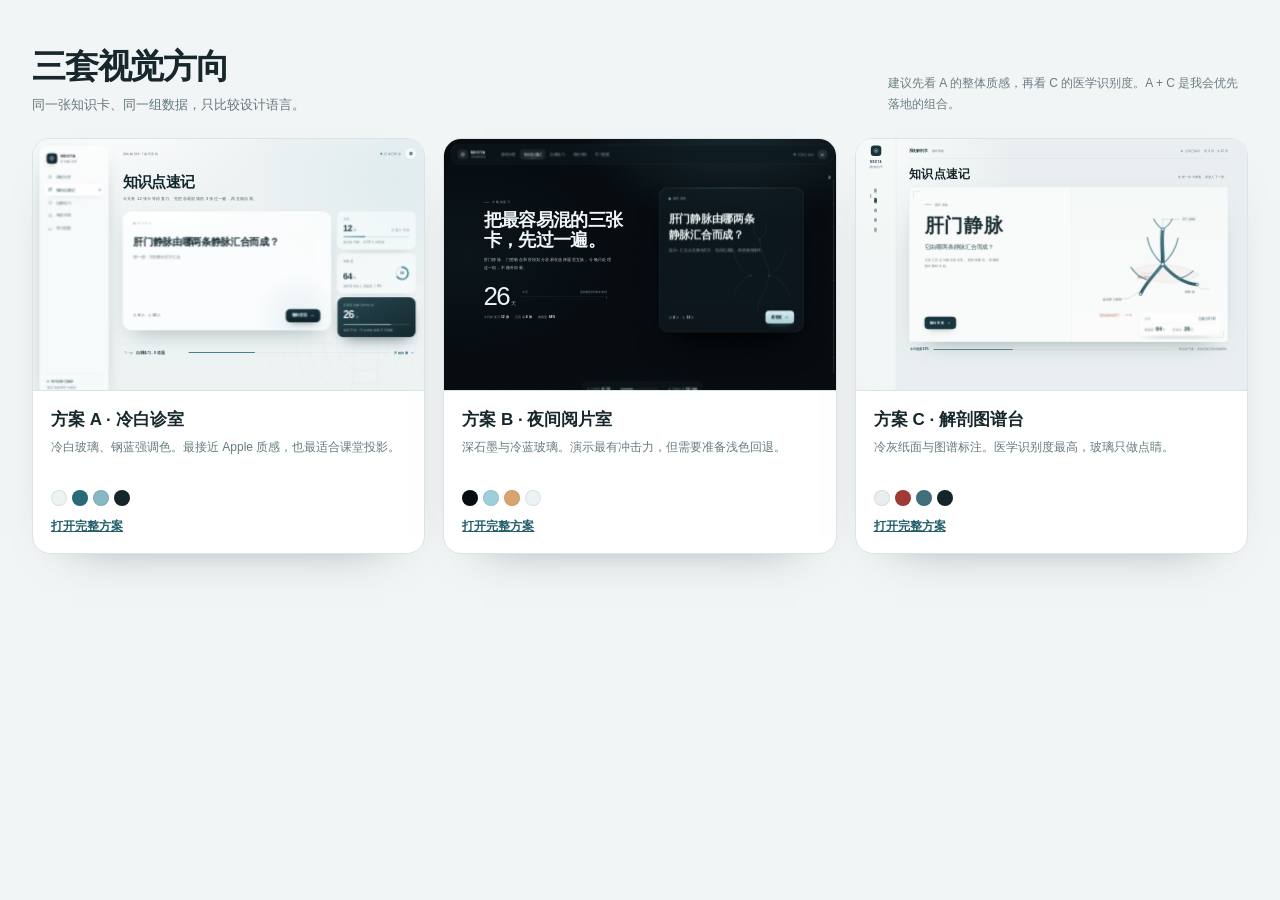
<file: docs/design/proposals/index.html>
<!doctype html>
<html lang="zh-CN">
<head>
  <meta charset="utf-8">
  <meta name="viewport" content="width=device-width,initial-scale=1">
  <title>MedTA 视觉方向对比</title>
  <style>
    *{box-sizing:border-box}
    body{margin:0;background:#f2f5f5;color:#17272b;font-family:-apple-system,BlinkMacSystemFont,"SF Pro Text","PingFang SC","Noto Sans SC","Microsoft YaHei",sans-serif}
    header{max-width:1320px;margin:0 auto;padding:44px 32px 24px;display:flex;align-items:flex-end;justify-content:space-between;gap:24px}
    h1{margin:0;font-size:34px;font-weight:650;letter-spacing:-.035em}
    header p{margin:6px 0 0;color:#62767c;font-size:13px}
    .note{max-width:30em;font-size:12px;line-height:1.7;color:#6a7d82}
    .grid{max-width:1320px;margin:0 auto;padding:0 32px 50px;display:grid;grid-template-columns:repeat(3,minmax(0,1fr));gap:18px}
    .item{background:#fff;border:1px solid #dbe4e5;border-radius:18px;overflow:hidden;box-shadow:0 22px 50px -40px rgba(25,54,60,.6)}
    .thumb{position:relative;height:252px;overflow:hidden;background:#e8eeee;border-bottom:1px solid #dbe4e5}
    iframe{position:absolute;left:0;top:0;width:1440px;height:960px;border:0;transform:scale(.275);transform-origin:0 0;pointer-events:none}
    .meta{padding:17px 18px 18px}
    .meta h2{margin:0;font-size:17px;font-weight:650}
    .meta p{margin:7px 0 0;font-size:12px;line-height:1.65;color:#667a7f;min-height:40px}
    .meta a{display:inline-block;margin-top:12px;font-size:12px;font-weight:600;color:#235d6a}
    .swatches{display:flex;gap:5px;margin-top:12px}
    .swatches i{width:16px;height:16px;border-radius:50%;border:1px solid rgba(0,0,0,.08)}
    @media (max-width:980px){.grid{grid-template-columns:1fr}.thumb{height:220px}iframe{transform:scale(.24)}}
  </style>
</head>
<body>
  <header>
    <div>
      <h1>三套视觉方向</h1>
      <p>同一张知识卡、同一组数据，只比较设计语言。</p>
    </div>
    <div class="note">建议先看 A 的整体质感，再看 C 的医学识别度。A + C 是我会优先落地的组合。</div>
  </header>
  <main class="grid">
    <article class="item">
      <div class="thumb"><iframe src="scheme-a-clinic.html" title="方案 A 预览"></iframe></div>
      <div class="meta">
        <h2>方案 A · 冷白诊室</h2>
        <p>冷白玻璃、钢蓝强调色。最接近 Apple 质感，也最适合课堂投影。</p>
        <div class="swatches"><i style="background:#edf2f3"></i><i style="background:#286a78"></i><i style="background:#86b9c3"></i><i style="background:#14262c"></i></div>
        <a href="scheme-a-clinic.html">打开完整方案</a>
      </div>
    </article>
    <article class="item">
      <div class="thumb"><iframe src="scheme-b-night.html" title="方案 B 预览"></iframe></div>
      <div class="meta">
        <h2>方案 B · 夜间阅片室</h2>
        <p>深石墨与冷蓝玻璃。演示最有冲击力，但需要准备浅色回退。</p>
        <div class="swatches"><i style="background:#070c10"></i><i style="background:#9ecfdb"></i><i style="background:#d8a46d"></i><i style="background:#ecf3f5"></i></div>
        <a href="scheme-b-night.html">打开完整方案</a>
      </div>
    </article>
    <article class="item">
      <div class="thumb"><iframe src="scheme-c-atlas.html" title="方案 C 预览"></iframe></div>
      <div class="meta">
        <h2>方案 C · 解剖图谱台</h2>
        <p>冷灰纸面与图谱标注。医学识别度最高，玻璃只做点睛。</p>
        <div class="swatches"><i style="background:#e9eff0"></i><i style="background:#9f3b34"></i><i style="background:#3f707c"></i><i style="background:#162528"></i></div>
        <a href="scheme-c-atlas.html">打开完整方案</a>
      </div>
    </article>
  </main>
</body>
</html>
</file>
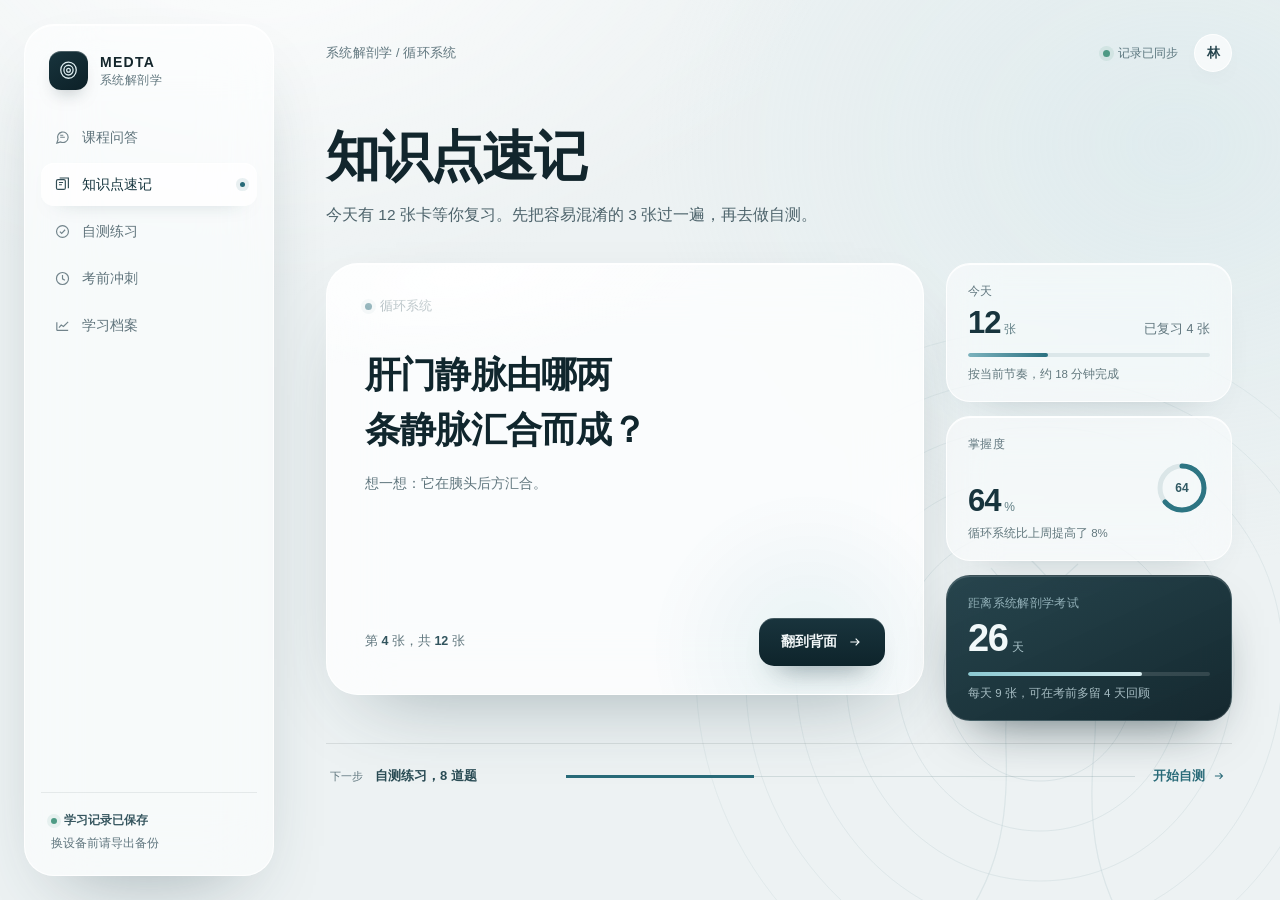
<file: docs/design/proposals/scheme-a-clinic.html>
<!doctype html>
<html lang="zh-CN">
<head>
  <meta charset="utf-8">
  <meta name="viewport" content="width=device-width,initial-scale=1">
  <title>方案 A · 冷白诊室</title>
  <link rel="stylesheet" href="base.css">
  <link rel="stylesheet" href="scheme-a.css">
</head>
<body class="scheme-a">
  <svg class="a-contours" viewBox="0 0 980 980" aria-hidden="true">
    <g fill="none" stroke="#668e97" stroke-width="1">
      <path d="M490 110c210 0 350 155 344 343-6 190-150 354-344 354S146 643 146 453 280 110 490 110Z" opacity=".18"/>
      <path d="M490 158c178 0 300 133 294 295-5 166-128 307-294 307S192 618 196 453s116-295 294-295Z" opacity=".2"/>
      <path d="M490 207c148 0 249 111 243 246-5 140-106 258-244 258S246 594 246 453s96-246 244-246Z" opacity=".22"/>
      <path d="M490 256c118 0 198 89 194 197-4 114-85 208-194 208S295 568 296 453s76-197 194-197Z" opacity=".24"/>
      <path d="M490 306c89 0 148 68 145 148-4 86-64 157-145 157s-141-71-144-157c-3-80 55-148 144-148Z" opacity=".26"/>
      <path d="M490 357c58 0 98 46 96 99-3 58-42 105-96 105s-94-47-96-105c-2-53 37-99 96-99Z" opacity=".28"/>
    </g>
    <g fill="none" stroke="#477a86" stroke-width="1.2" opacity=".22">
      <path d="M384 738c64-69 75-132 72-209s18-139 72-185"/>
      <path d="M598 741c-54-70-61-136-54-211s-12-141-63-190"/>
      <path d="M441 348c31 39 67 48 105 11"/>
    </g>
  </svg>

  <aside class="a-rail" aria-label="主导航">
    <div class="a-brand">
      <div class="a-mark" aria-hidden="true">
        <svg viewBox="0 0 24 24"><g fill="none" stroke="#dcecef" stroke-width="1.35"><path d="M12 3.2c4.5 0 8.1 3.7 8.1 8.4S16.6 20.1 12 20.1 3.9 16.4 3.9 11.6 7.5 3.2 12 3.2Z"/><path d="M12 6.5c2.7 0 4.8 2.2 4.8 5s-2.1 5.2-4.8 5.2-4.8-2.3-4.8-5.2 2.1-5 4.8-5Z"/><path d="M12 9.7c1.1 0 1.9.9 1.9 2s-.8 2-1.9 2-1.9-.9-1.9-2 .8-2 1.9-2Z"/></g></svg>
      </div>
      <div>
        <div class="a-wordmark">MEDTA</div>
        <div class="a-submark">系统解剖学</div>
      </div>
    </div>

    <nav class="a-nav">
      <a href="#">
        <svg viewBox="0 0 24 24"><path d="M20 11.5a7.5 7.5 0 0 1-10.7 6.8L4 20l1.7-5.1A7.5 7.5 0 1 1 20 11.5Z"/><path d="M8.7 11.7h6.6M8.7 8.8h4.4"/></svg>
        课程问答
      </a>
      <a class="active" href="#" aria-current="page">
        <svg viewBox="0 0 24 24"><rect x="3.5" y="5" width="12.5" height="14" rx="2.2"/><path d="M8 2.8h12.3v14.4"/><path d="M7 9.2h5.8M7 12.3h4.2"/></svg>
        知识点速记
      </a>
      <a href="#">
        <svg viewBox="0 0 24 24"><circle cx="12" cy="12" r="8.4"/><path d="m8.3 12.2 2.5 2.5 4.9-5.2"/></svg>
        自测练习
      </a>
      <a href="#">
        <svg viewBox="0 0 24 24"><circle cx="12" cy="12" r="8.5"/><path d="M12 7v5.5l3.4 2"/></svg>
        考前冲刺
      </a>
      <a href="#">
        <svg viewBox="0 0 24 24"><path d="M4 19V7.5M4 19h16"/><path d="m7 15 3.2-3.6 3.1 1.9L20 6.8"/></svg>
        学习档案
      </a>
    </nav>

    <div class="a-rail-foot">
      <b><i></i>学习记录已保存</b>
      换设备前请导出备份
    </div>
  </aside>

  <main class="a-main">
    <div class="a-topbar">
      <div class="a-breadcrumb">系统解剖学 / 循环系统</div>
      <div class="a-topright">
        <div class="a-status"><i></i>记录已同步</div>
        <div class="a-avatar" aria-label="林同学">林</div>
      </div>
    </div>

    <header class="a-heading">
      <h1>知识点速记</h1>
      <p>今天有 12 张卡等你复习。先把容易混淆的 3 张过一遍，再去做自测。</p>
    </header>

    <div class="a-grid">
      <article class="a-card" aria-labelledby="a-question">
        <div class="a-tag"><i></i>循环系统</div>
        <h2 class="a-question" id="a-question">肝门静脉由哪两条静脉汇合而成？</h2>
        <p class="a-hint">想一想：它在胰头后方汇合。</p>
        <div class="a-card-foot">
          <div class="a-count">第 <b>4</b> 张，共 <b>12</b> 张</div>
          <button class="a-primary" type="button">
            翻到背面
            <svg viewBox="0 0 24 24"><path d="M5 12h13M13 7l5 5-5 5"/></svg>
          </button>
        </div>
      </article>

      <aside class="a-side" aria-label="今日学习数据">
        <section class="a-stat">
          <div class="a-stat-label">今天</div>
          <div class="a-stat-line">
            <div class="a-stat-value">12<small>张</small></div>
            <div class="a-count">已复习 4 张</div>
          </div>
          <div class="a-progress" aria-label="今日进度 33%"><span></span></div>
          <div class="a-mini">按当前节奏，约 18 分钟完成</div>
        </section>

        <section class="a-stat">
          <div class="a-stat-label">掌握度</div>
          <div class="a-stat-line">
            <div class="a-stat-value">64<small>%</small></div>
            <div class="a-ring" aria-label="掌握度 64%">
              <svg viewBox="0 0 56 56"><circle class="track" cx="28" cy="28" r="22"/><circle class="arc" cx="28" cy="28" r="22"/></svg>
              <b>64</b>
            </div>
          </div>
          <div class="a-mini">循环系统比上周提高了 8%</div>
        </section>

        <section class="a-stat a-exam">
          <div class="a-stat-label">距离系统解剖学考试</div>
          <div class="a-stat-line">
            <div class="a-stat-value">26<small>天</small></div>
          </div>
          <div class="a-progress"><span></span></div>
          <div class="a-mini">每天 9 张，可在考前多留 4 天回顾</div>
        </section>
      </aside>
    </div>

    <div class="a-next">
      <div class="a-next-copy"><span>下一步</span><b>自测练习，8 道题</b></div>
      <div class="a-next-line"><span></span></div>
      <button class="a-next-action" type="button">
        开始自测
        <svg viewBox="0 0 24 24"><path d="M5 12h13M13 7l5 5-5 5"/></svg>
      </button>
    </div>
  </main>
</body>
</html>
</file>
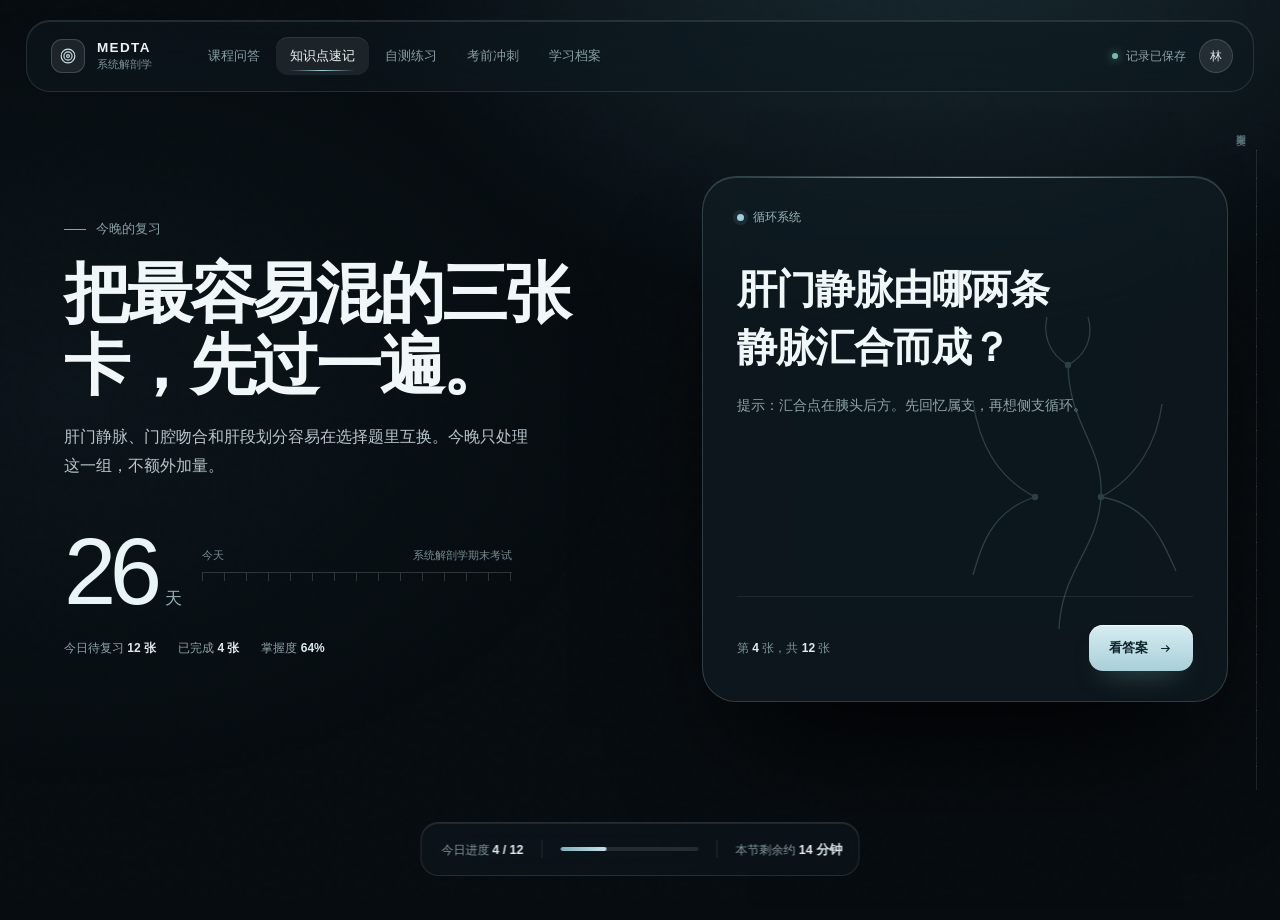
<file: docs/design/proposals/scheme-b-night.html>
<!doctype html>
<html lang="zh-CN">
<head>
  <meta charset="utf-8">
  <meta name="viewport" content="width=device-width,initial-scale=1">
  <title>方案 B · 夜间阅片室</title>
  <link rel="stylesheet" href="base.css">
  <link rel="stylesheet" href="scheme-b.css">
</head>
<body class="scheme-b">
  <div class="b-noise" aria-hidden="true"></div>
  <div class="b-edge" aria-hidden="true"><span>期末复习</span></div>

  <header class="b-top">
    <div class="b-brand">
      <div class="b-mark" aria-hidden="true">
        <svg viewBox="0 0 24 24"><g fill="none" stroke="#cfe6eb" stroke-width="1.35"><circle cx="12" cy="12" r="8.2"/><circle cx="12" cy="12" r="4.9"/><circle cx="12" cy="12" r="1.7"/></g></svg>
      </div>
      <div>
        <div class="b-wordmark">MEDTA</div>
        <div class="b-submark">系统解剖学</div>
      </div>
    </div>

    <nav class="b-nav" aria-label="主导航">
      <a href="#">课程问答</a>
      <a class="active" href="#" aria-current="page">知识点速记</a>
      <a href="#">自测练习</a>
      <a href="#">考前冲刺</a>
      <a href="#">学习档案</a>
    </nav>

    <div class="b-topright">
      <div class="b-save"><i></i>记录已保存</div>
      <div class="b-avatar" aria-label="林同学">林</div>
    </div>
  </header>

  <main class="b-main">
    <section class="b-copy">
      <div class="b-eyebrow"><i></i>今晚的复习</div>
      <h1>把最容易混的三张卡，先过一遍。</h1>
      <p>肝门静脉、门腔吻合和肝段划分容易在选择题里互换。今晚只处理这一组，不额外加量。</p>
      <div class="b-countdown">
        <div class="b-days">26<small>天</small></div>
        <div class="b-ruler">
          <div class="b-ruler-label"><span>今天</span><span>系统解剖学期末考试</span></div>
          <div class="b-ruler-line" aria-hidden="true"></div>
        </div>
      </div>
      <div class="b-statusline">
        <span>今日待复习 <b>12 张</b></span>
        <span>已完成 <b>4 张</b></span>
        <span>掌握度 <b>64%</b></span>
      </div>
    </section>

    <article class="b-card" aria-labelledby="b-question">
      <svg class="b-vessels" viewBox="0 0 460 460" aria-hidden="true">
        <g fill="none" stroke="#9ecfdb" stroke-width="1.3">
          <path d="M229 92c1 61 36 80 33 132s-39 72-42 132"/>
          <path d="M262 224c38-21 56-56 61-93"/>
          <path d="M196 224c-40-21-56-56-62-95"/>
          <path d="M262 224c47 8 60 41 75 74"/>
          <path d="M196 224c-43 14-53 47-62 78"/>
          <path d="M229 92c-20-12-25-31-21-48M229 92c21-12 25-31 20-48"/>
        </g>
        <g fill="#9ecfdb">
          <circle cx="229" cy="92" r="3.2"/><circle cx="262" cy="224" r="3.2"/><circle cx="196" cy="224" r="3.2"/>
        </g>
      </svg>
      <div class="b-tag"><i></i>循环系统</div>
      <h2 class="b-question" id="b-question">肝门静脉由哪两条静脉汇合而成？</h2>
      <p class="b-hint">提示：汇合点在胰头后方。先回忆属支，再想侧支循环。</p>
      <div class="b-card-foot">
        <div class="b-index">第 <b>4</b> 张，共 <b>12</b> 张</div>
        <button class="b-action" type="button">
          看答案
          <svg viewBox="0 0 24 24"><path d="M5 12h13M13 7l5 5-5 5"/></svg>
        </button>
      </div>
    </article>
  </main>

  <div class="b-dock" aria-label="今日学习进度">
    <div><span class="b-dock-label">今日进度 </span><span class="b-dock-value">4 / 12</span></div>
    <span class="b-dock-sep"></span>
    <div class="b-dock-bar"><span></span></div>
    <span class="b-dock-sep"></span>
    <div><span class="b-dock-label">本节剩余约 </span><span class="b-dock-value">14 分钟</span></div>
  </div>
</body>
</html>
</file>
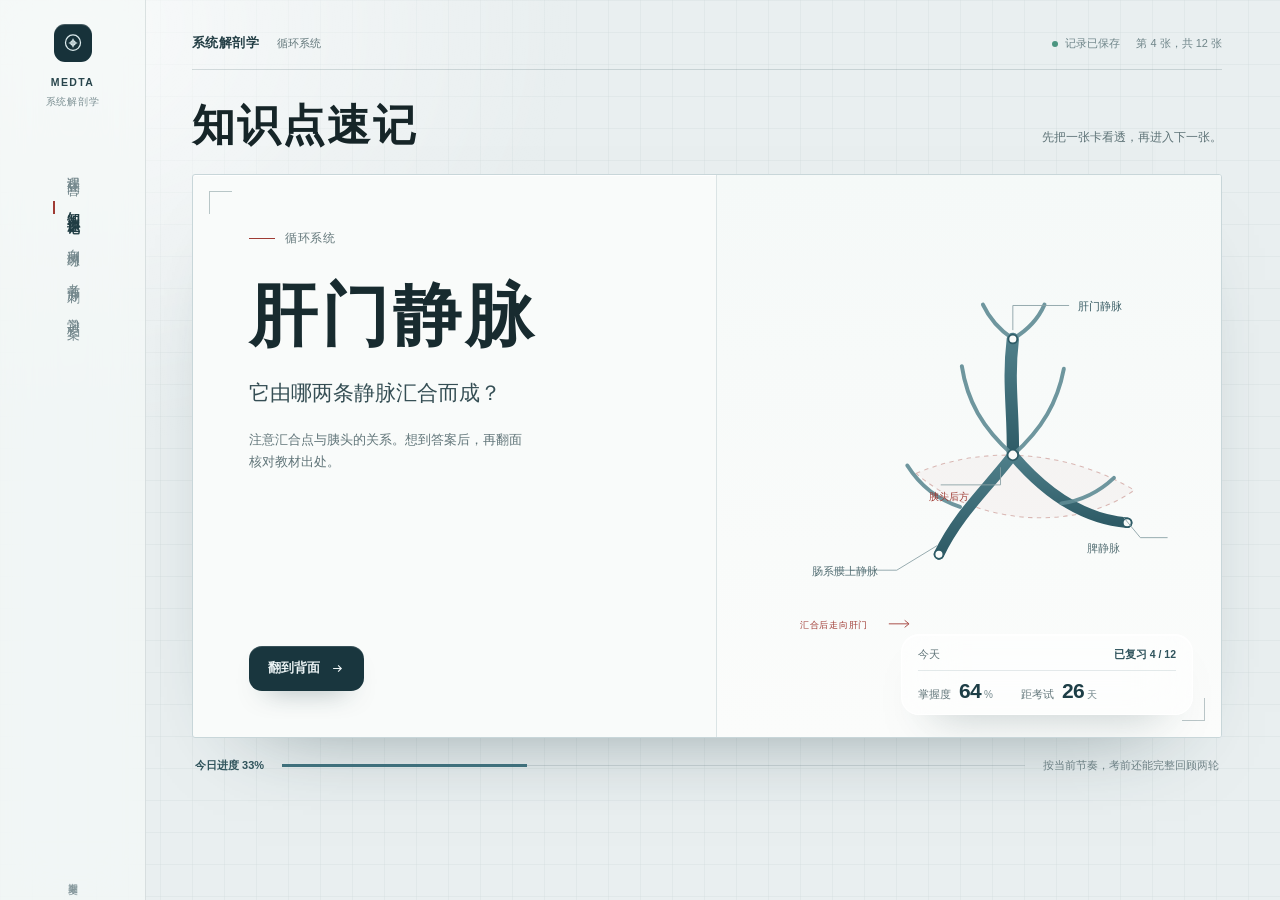
<file: docs/design/proposals/scheme-c-atlas.html>
<!doctype html>
<html lang="zh-CN">
<head>
  <meta charset="utf-8">
  <meta name="viewport" content="width=device-width,initial-scale=1">
  <title>方案 C · 解剖图谱台</title>
  <link rel="stylesheet" href="base.css">
  <link rel="stylesheet" href="scheme-c.css">
</head>
<body class="scheme-c">
  <aside class="c-index" aria-label="主导航">
    <div class="c-mark" aria-hidden="true">
      <svg viewBox="0 0 24 24"><g fill="none" stroke="#dcebed" stroke-width="1.35"><path d="M12 3.2c4.6 0 8.2 3.8 8.2 8.4S16.6 20 12 20s-8.2-3.8-8.2-8.4S7.4 3.2 12 3.2Z"/><path d="M12 7.4v9.2M7.4 12h9.2"/><circle cx="12" cy="12" r="2.3"/></g></svg>
    </div>
    <div class="c-wordmark">MEDTA</div>
    <div class="c-course">系统解剖学</div>

    <nav class="c-nav">
      <a href="#">课程问答</a>
      <a class="active" href="#" aria-current="page">知识点速记</a>
      <a href="#">自测练习</a>
      <a href="#">考前冲刺</a>
      <a href="#">学习档案</a>
    </nav>
    <div class="c-index-foot">期末复习</div>
  </aside>

  <main class="c-main">
    <header class="c-masthead">
      <div class="c-mast-left">
        <b>系统解剖学</b>
        <span>循环系统</span>
      </div>
      <div class="c-mast-right">
        <span><i></i>记录已保存</span>
        <span>第 4 张，共 12 张</span>
      </div>
    </header>

    <div class="c-heading">
      <h1>知识点速记</h1>
      <p>先把一张卡看透，再进入下一张。</p>
    </div>

    <article class="c-plate" aria-labelledby="c-question">
      <div class="c-copy">
        <div class="c-tag">循环系统</div>
        <h2 class="c-term">肝门静脉</h2>
        <p class="c-question" id="c-question">它由哪两条静脉汇合而成？</p>
        <p class="c-hint">注意汇合点与胰头的关系。想到答案后，再翻面核对教材出处。</p>
        <button class="c-action" type="button">
          翻到背面
          <svg viewBox="0 0 24 24"><path d="M5 12h13M13 7l5 5-5 5"/></svg>
        </button>
      </div>

      <div class="c-figure">
        <svg viewBox="0 0 500 460" role="img" aria-label="肝门静脉汇合示意图：肠系膜上静脉与脾静脉在胰头后方汇合">
          <defs>
            <linearGradient id="c-vein" x1="0" y1="0" x2="0" y2="1">
              <stop offset="0" stop-color="#4f7f8a"/>
              <stop offset="1" stop-color="#2e5b66"/>
            </linearGradient>
          </defs>

          <path d="M190 245c81-35 177-24 248 19-63 46-176 43-248-19Z" fill="rgba(159,59,52,.035)" stroke="#9f3b34" stroke-opacity=".34" stroke-width="1.2" stroke-dasharray="5 5"/>
          <path class="c-draw" pathLength="1" d="M300 92c-6 50 1 82 0 132" fill="none" stroke="url(#c-vein)" stroke-width="14" stroke-linecap="round"/>
          <path class="c-draw" pathLength="1" d="M216 337c22-46 55-75 84-113" fill="none" stroke="url(#c-vein)" stroke-width="12" stroke-linecap="round"/>
          <path class="c-draw" pathLength="1" d="M430 301c-48-4-91-31-130-77" fill="none" stroke="url(#c-vein)" stroke-width="12" stroke-linecap="round"/>

          <g fill="none" stroke="#608c95" stroke-width="4.5" stroke-linecap="round" opacity=".9">
            <path class="c-draw" pathLength="1" d="M300 224c-35-31-52-62-58-101"/>
            <path class="c-draw" pathLength="1" d="M300 224c34-30 51-61 58-98"/>
            <path class="c-draw" pathLength="1" d="M240 283c-28-9-46-25-60-47"/>
            <path class="c-draw" pathLength="1" d="M355 279c24-3 43-13 60-29"/>
            <path class="c-draw" pathLength="1" d="M300 92c-16-11-27-24-34-39M300 92c17-10 29-23 36-39"/>
          </g>

          <g fill="#f9fbfa" stroke="#2e5b66" stroke-width="2">
            <circle cx="300" cy="224" r="6"/><circle cx="300" cy="92" r="5"/><circle cx="216" cy="337" r="5"/><circle cx="430" cy="301" r="5"/>
          </g>

          <g fill="none" stroke="#8aa1a5" stroke-width="1">
            <path d="M300 82V54h64"/>
            <path d="M214 327l-46 28h-72"/>
            <path d="M426 295l19 23h31"/>
            <path d="M286 238v20h-68"/>
          </g>

          <g font-family="-apple-system,BlinkMacSystemFont,'Segoe UI Variable Text','PingFang SC','Microsoft YaHei UI','Microsoft YaHei',sans-serif" font-size="13">
            <text x="374" y="59" fill="#365a62">肝门静脉</text>
            <text x="72" y="360" fill="#526d72">肠系膜上静脉</text>
            <text x="384" y="334" fill="#526d72">脾静脉</text>
            <text x="205" y="275" fill="#9f3b34" font-size="11.5">胰头后方</text>
          </g>

          <g fill="#9f3b34" font-family="-apple-system,BlinkMacSystemFont,'Segoe UI Variable Text','PingFang SC','Microsoft YaHei UI','Microsoft YaHei',sans-serif">
            <text x="58" y="421" font-size="10.5" letter-spacing=".08em">汇合后走向肝门</text>
            <path d="M159 416h22" stroke="#9f3b34" stroke-width="1"/>
            <path d="m177 412 5 4-5 4" fill="none" stroke="#9f3b34" stroke-width="1"/>
          </g>
        </svg>
      </div>

      <aside class="c-lens" aria-label="今日学习数据">
        <div class="c-lens-head"><span>今天</span><b>已复习 4 / 12</b></div>
        <div class="c-lens-body">
          <div class="c-lens-row"><span>掌握度</span><strong>64<small>%</small></strong></div>
          <div class="c-lens-row"><span>距考试</span><strong>26<small>天</small></strong></div>
        </div>
      </aside>
    </article>

    <footer class="c-foot">
      <b>今日进度 33%</b>
      <div class="c-foot-line"><span></span></div>
      <span>按当前节奏，考前还能完整回顾两轮</span>
    </footer>
  </main>
</body>
</html>
</file>
<file: docs/design/proposals/base.css>
/* Shared shell for the three MedTA visual directions. */
*{box-sizing:border-box}
html,body{margin:0;min-height:100%}
body{
  font-family:-apple-system,BlinkMacSystemFont,"SF Pro Text","SF Pro Display","Segoe UI Variable Text","Segoe UI","Microsoft YaHei UI","PingFang SC","Noto Sans SC","Microsoft YaHei",sans-serif;
  -webkit-font-smoothing:antialiased;
  text-rendering:optimizeLegibility;
  font-feature-settings:"tnum" 1,"kern" 1;
}
button{font:inherit;border:0;cursor:pointer}
a{color:inherit;text-decoration:none}
svg{display:block}
.sr-only{position:absolute;width:1px;height:1px;padding:0;margin:-1px;overflow:hidden;clip:rect(0,0,0,0);white-space:nowrap;border:0}
button:focus-visible,a:focus-visible{outline:2px solid currentColor;outline-offset:3px}
@media (prefers-reduced-motion:reduce){*,*::before,*::after{animation:none !important;transition:none !important}}
</file>
<file: docs/design/proposals/scheme-a.css>
/* A. 冷白诊室 / Clinic Glass */
.scheme-a{
  --a-bg:#edf2f3;--a-ink:#14262c;--a-ink-2:#4d636b;--a-mute:#60767e;
  --a-teal:#286a78;--a-teal-2:#86b9c3;--a-line:rgba(20,38,44,.1);
  --a-glass:rgba(255,255,255,.58);--a-glass-strong:rgba(255,255,255,.76);
  background:var(--a-bg);color:var(--a-ink);min-height:100vh;overflow:hidden
}
.scheme-a::before{
  content:"";position:fixed;inset:0;pointer-events:none;
  background:
    radial-gradient(920px 660px at 20% -14%,rgba(255,255,255,.98) 0,rgba(255,255,255,0) 64%),
    radial-gradient(760px 600px at 92% 16%,rgba(198,224,229,.34) 0,rgba(198,224,229,0) 70%);
}
.a-contours{position:fixed;right:-250px;bottom:-300px;width:980px;height:980px;opacity:.48;pointer-events:none}
.a-rail{
  position:fixed;z-index:4;left:24px;top:24px;bottom:24px;width:250px;
  display:flex;flex-direction:column;padding:24px 16px 18px;border-radius:30px;
  background:var(--a-glass);border:1px solid rgba(255,255,255,.82);
  box-shadow:0 34px 80px -38px rgba(36,64,73,.42),inset 0 1px 0 rgba(255,255,255,.94);
  -webkit-backdrop-filter:blur(32px) saturate(1.55);backdrop-filter:blur(32px) saturate(1.55);
  overflow:hidden;
}
.a-rail::before{
  content:"";position:absolute;left:26px;right:26px;top:0;height:1px;
  background:linear-gradient(90deg,transparent,rgba(255,255,255,1),transparent);
}
.a-brand{display:flex;align-items:center;gap:12px;padding:2px 8px 26px}
.a-mark{
  width:39px;height:39px;border-radius:12px;display:grid;place-items:center;flex:0 0 auto;
  background:linear-gradient(145deg,#18343d,#0c2027);
  box-shadow:inset 0 1px 0 rgba(255,255,255,.24),0 10px 20px -12px rgba(11,36,43,.65)
}
.a-mark svg{width:23px;height:23px}
.a-wordmark{font-size:14px;font-weight:720;letter-spacing:.09em}
.a-submark{font-size:11.5px;color:var(--a-mute);margin-top:3px;letter-spacing:.04em}
.a-nav{display:flex;flex-direction:column;gap:4px}
.a-nav a{
  position:relative;display:flex;align-items:center;gap:11px;height:43px;padding:0 13px;
  border-radius:13px;color:#5f737b;font-size:14px;font-weight:520;
  transition:background .2s ease,color .2s ease,transform .16s ease;
}
.a-nav a svg{width:17px;height:17px;stroke:currentColor;fill:none;stroke-width:1.65;opacity:.88}
.a-nav a:hover{color:var(--a-ink);background:rgba(255,255,255,.42)}
.a-nav a.active{
  color:#15343d;background:rgba(255,255,255,.76);
  box-shadow:0 8px 22px -18px rgba(30,67,77,.6),inset 0 1px 0 rgba(255,255,255,.95);
}
.a-nav a.active::after{
  content:"";position:absolute;right:12px;width:5px;height:5px;border-radius:50%;
  background:var(--a-teal);box-shadow:0 0 0 4px rgba(40,106,120,.1)
}
.a-rail-foot{
  margin-top:auto;padding:18px 10px 4px;border-top:1px solid rgba(20,38,44,.08);
  color:var(--a-mute);font-size:11.5px;line-height:1.65
}
.a-rail-foot b{display:flex;align-items:center;gap:7px;color:#36565f;font-weight:600;margin-bottom:4px}
.a-rail-foot i{width:6px;height:6px;border-radius:50%;background:#4e9b85;box-shadow:0 0 0 4px rgba(78,155,133,.1)}
.a-main{position:relative;z-index:2;margin-left:300px;padding:34px 48px 38px 26px;max-width:1210px}
.a-topbar{display:flex;align-items:center;justify-content:space-between;margin-bottom:54px}
.a-breadcrumb{font-size:12.5px;color:var(--a-mute);letter-spacing:.02em}
.a-topright{display:flex;align-items:center;gap:16px}
.a-status{display:flex;align-items:center;gap:8px;font-size:12px;color:#5b767e}
.a-status i{width:7px;height:7px;border-radius:50%;background:#4d9a84;box-shadow:0 0 0 4px rgba(77,154,132,.11)}
.a-avatar{
  width:38px;height:38px;border-radius:50%;display:grid;place-items:center;
  color:#25444d;font-size:13px;font-weight:650;
  background:rgba(255,255,255,.66);border:1px solid rgba(255,255,255,.9);
  box-shadow:0 8px 20px -16px rgba(25,62,72,.5)
}
.a-heading h1{
  margin:0;font-size:54px;line-height:1.12;font-weight:680;letter-spacing:-.035em;
  color:#12262d;text-wrap:balance
}
.a-heading p{margin:15px 0 0;font-size:15.5px;line-height:1.75;color:var(--a-ink-2);max-width:34em}
.a-grid{display:grid;grid-template-columns:minmax(0,1fr) 286px;gap:22px;margin-top:34px;align-items:start}
.a-card{
  position:relative;min-height:432px;padding:34px 38px 28px;border-radius:32px;
  display:flex;flex-direction:column;overflow:hidden;
  background:var(--a-glass-strong);border:1px solid rgba(255,255,255,.92);
  box-shadow:0 34px 80px -42px rgba(34,66,76,.44),inset 0 1px 0 rgba(255,255,255,1);
  -webkit-backdrop-filter:blur(30px) saturate(1.4);backdrop-filter:blur(30px) saturate(1.4);
  animation:aRise .7s cubic-bezier(.2,.72,.25,1) .06s both;
}
.a-card::before{
  content:"";position:absolute;left:-20%;top:-80px;width:86%;height:180px;transform:rotate(-8deg);
  background:radial-gradient(ellipse at center,rgba(255,255,255,.95),rgba(255,255,255,0) 68%);
  pointer-events:none
}
.a-card::after{
  content:"";position:absolute;right:-50px;bottom:-120px;width:330px;height:330px;border-radius:50%;
  background:radial-gradient(circle,rgba(157,201,209,.2),rgba(157,201,209,0) 68%);pointer-events:none
}
.a-tag{display:flex;align-items:center;gap:8px;font-size:12.5px;color:#5e777f;font-weight:560}
.a-tag i{width:7px;height:7px;border-radius:50%;background:var(--a-teal);box-shadow:0 0 0 4px rgba(40,106,120,.08)}
.a-question{
  position:relative;z-index:1;margin:32px 0 0;max-width:15em;
  font-size:36px;line-height:1.55;font-weight:640;letter-spacing:-.022em;color:#10262d;text-wrap:balance
}
.a-hint{position:relative;z-index:1;margin:17px 0 0;font-size:14px;color:var(--a-mute)}
.a-card-foot{position:relative;z-index:1;display:flex;align-items:center;justify-content:space-between;margin-top:auto;padding-top:28px}
.a-count{font-size:12.5px;color:var(--a-mute)}
.a-count b{color:#31545e;font-weight:650}
.a-primary{
  display:inline-flex;align-items:center;gap:10px;min-height:48px;padding:0 22px;border-radius:15px;
  background:linear-gradient(180deg,#19343d,#0e242b);color:#f3f8f9;font-size:13.5px;font-weight:600;
  box-shadow:0 16px 28px -18px rgba(16,44,53,.8),inset 0 1px 0 rgba(255,255,255,.18);
  transition:transform .16s ease,box-shadow .2s ease
}
.a-primary:hover{transform:translateY(-1px);box-shadow:0 19px 32px -18px rgba(16,44,53,.82),inset 0 1px 0 rgba(255,255,255,.22)}
.a-primary:active{transform:translateY(1px) scale(.99)}
.a-primary svg{width:16px;height:16px;stroke:currentColor;fill:none;stroke-width:1.7}
.a-side{display:flex;flex-direction:column;gap:14px}
.a-stat{
  padding:20px 21px 19px;border-radius:24px;background:rgba(255,255,255,.52);
  border:1px solid rgba(255,255,255,.82);box-shadow:0 20px 44px -34px rgba(39,69,78,.42),inset 0 1px 0 rgba(255,255,255,.92);
  -webkit-backdrop-filter:blur(24px) saturate(1.45);backdrop-filter:blur(24px) saturate(1.45);
  animation:aRise .66s cubic-bezier(.2,.72,.25,1) .14s both
}
.a-stat:nth-child(2){animation-delay:.2s}
.a-stat:nth-child(3){animation-delay:.26s}
.a-stat-label{font-size:11.5px;color:var(--a-mute);letter-spacing:.03em}
.a-stat-line{display:flex;align-items:flex-end;justify-content:space-between;margin-top:8px;gap:12px}
.a-stat-value{font-size:31px;line-height:1;font-weight:620;letter-spacing:-.035em;color:#17343d}
.a-stat-value small{font-size:12px;font-weight:520;letter-spacing:0;color:#638087;margin-left:4px}
.a-progress{height:4px;border-radius:99px;background:#dce7e9;margin-top:15px;overflow:hidden}
.a-progress span{display:block;height:100%;width:33%;border-radius:inherit;background:linear-gradient(90deg,#7bb2bd,#2b7180)}
.a-mini{font-size:11.5px;color:#61777d;margin-top:10px}
.a-ring{width:56px;height:56px;position:relative;flex:0 0 auto}
.a-ring svg{width:56px;height:56px;transform:rotate(-90deg)}
.a-ring .track{fill:none;stroke:#dbe6e8;stroke-width:5}
.a-ring .arc{fill:none;stroke:#2d7583;stroke-width:5;stroke-linecap:round;stroke-dasharray:138;stroke-dashoffset:50}
.a-ring b{position:absolute;inset:0;display:grid;place-items:center;font-size:12px;color:#315a64;font-weight:650}
.a-exam{
  background:linear-gradient(155deg,rgba(24,56,65,.93),rgba(11,31,38,.96));
  border-color:rgba(255,255,255,.14);color:#edf6f8;
  box-shadow:0 24px 54px -28px rgba(10,31,38,.75),inset 0 1px 0 rgba(255,255,255,.15)
}
.a-exam .a-stat-label{color:#94b2ba}
.a-exam .a-stat-value{color:#f1f8f9;font-size:38px}
.a-exam .a-stat-value small{color:#a8c2c8}
.a-exam .a-mini{color:#a5bcc2}
.a-exam .a-progress{background:rgba(255,255,255,.12)}
.a-exam .a-progress span{width:72%;background:linear-gradient(90deg,#8bc9d2,#d7ecef)}
.a-next{display:flex;align-items:center;gap:16px;margin-top:22px;padding:18px 4px 0;border-top:1px solid rgba(20,38,44,.1);animation:aRise .7s cubic-bezier(.2,.72,.25,1) .32s both}
.a-next-copy{display:flex;align-items:baseline;gap:12px;min-width:220px}
.a-next-copy span{font-size:11px;color:var(--a-mute)}
.a-next-copy b{font-size:13px;font-weight:650;color:#294b54}
.a-next-line{flex:1;height:1px;background:rgba(36,78,89,.14);position:relative}
.a-next-line span{position:absolute;left:0;top:-1px;width:33%;height:3px;background:var(--a-teal)}
.a-next-action{display:inline-flex;align-items:center;gap:7px;background:none;color:var(--a-teal);font-size:12.5px;font-weight:650;padding:6px 2px}
.a-next-action svg{width:14px;height:14px;stroke:currentColor;fill:none;stroke-width:1.8}
@keyframes aRise{from{opacity:0;transform:translateY(14px) scale(.985)}to{opacity:1;transform:none}}
@media (max-width:1180px){.a-main{padding-right:30px}.a-heading h1{font-size:46px}.a-question{font-size:31px}}
</file>
<file: docs/design/proposals/scheme-b.css>
/* B. 夜间阅片室 / Reading Room */
.scheme-b{
  --b-bg:#070c10;--b-panel:rgba(18,29,35,.58);--b-ink:#ecf3f5;
  --b-ink-2:#b7c6cb;--b-mute:#7d9299;--b-ice:#9ecfdb;--b-amber:#d8a46d;
  --b-line:rgba(206,231,236,.13);
  background:var(--b-bg);color:var(--b-ink);min-height:100vh;overflow:hidden
}
.scheme-b::before{
  content:"";position:fixed;inset:0;pointer-events:none;
  background:
    radial-gradient(980px 720px at 73% -12%,rgba(88,151,168,.23) 0,rgba(88,151,168,0) 62%),
    radial-gradient(820px 580px at 6% 44%,rgba(51,93,106,.11) 0,rgba(51,93,106,0) 68%);
}
.b-noise{
  position:fixed;inset:0;pointer-events:none;opacity:.16;mix-blend-mode:soft-light;
  background-image:url("data:image/svg+xml,%3Csvg viewBox='0 0 160 160' xmlns='http://www.w3.org/2000/svg'%3E%3Cfilter id='n'%3E%3CfeTurbulence type='fractalNoise' baseFrequency='.86' numOctaves='3' stitchTiles='stitch'/%3E%3C/filter%3E%3Crect width='100%25' height='100%25' filter='url(%23n)' opacity='.38'/%3E%3C/svg%3E")
}
.b-top{
  position:relative;z-index:5;height:72px;margin:20px 26px 0;border-radius:24px;
  display:flex;align-items:center;padding:0 20px 0 24px;
  background:rgba(15,25,31,.56);border:1px solid var(--b-line);
  box-shadow:0 24px 70px -42px #000,inset 0 1px 0 rgba(255,255,255,.1);
  -webkit-backdrop-filter:blur(32px) saturate(1.35);backdrop-filter:blur(32px) saturate(1.35)
}
.b-brand{display:flex;align-items:center;gap:12px;margin-right:42px}
.b-mark{width:34px;height:34px;border-radius:11px;display:grid;place-items:center;background:rgba(255,255,255,.08);border:1px solid rgba(255,255,255,.16)}
.b-mark svg{width:20px;height:20px}
.b-wordmark{font-size:13.5px;font-weight:700;letter-spacing:.1em}
.b-submark{font-size:11px;color:var(--b-mute);margin-top:2px}
.b-nav{display:flex;align-items:center;gap:2px}
.b-nav a{position:relative;padding:10px 14px;border-radius:12px;color:#899da4;font-size:13px;transition:color .2s,background .2s}
.b-nav a:hover{color:#eaf3f5;background:rgba(255,255,255,.05)}
.b-nav a.active{color:#f2f8f9;background:rgba(255,255,255,.075);box-shadow:inset 0 1px 0 rgba(255,255,255,.08)}
.b-nav a.active::after{content:"";position:absolute;left:14px;right:14px;bottom:4px;height:1px;background:linear-gradient(90deg,transparent,var(--b-ice),transparent)}
.b-topright{margin-left:auto;display:flex;align-items:center;gap:13px}
.b-save{font-size:11.5px;color:#8ea3aa;display:flex;align-items:center;gap:8px}
.b-save i{width:6px;height:6px;border-radius:50%;background:#77b9aa;box-shadow:0 0 10px rgba(119,185,170,.8)}
.b-avatar{width:34px;height:34px;border-radius:50%;display:grid;place-items:center;background:rgba(255,255,255,.09);border:1px solid rgba(255,255,255,.14);font-size:12px;color:#dbe8eb}
.b-main{
  position:relative;z-index:3;max-width:1260px;margin:0 auto;
  display:grid;grid-template-columns:minmax(0,1fr) 526px;gap:66px;align-items:center;
  padding:84px 42px 96px
}
.b-copy{padding-left:12px}
.b-eyebrow{display:flex;align-items:center;gap:10px;font-size:12.5px;color:#8ba0a7}
.b-eyebrow i{width:22px;height:1px;background:var(--b-amber);opacity:.9}
.b-copy h1{
  margin:20px 0 0;max-width:8.8em;font-size:66px;line-height:1.08;font-weight:650;letter-spacing:-.045em;
  color:#f1f7f8;text-wrap:balance
}
.b-copy p{margin:22px 0 0;max-width:29em;font-size:16px;line-height:1.8;color:var(--b-ink-2)}
.b-countdown{margin-top:52px;display:flex;align-items:flex-end;gap:20px}
.b-days{font-size:94px;line-height:.82;font-weight:230;letter-spacing:-.07em;color:#e9f4f6}
.b-days small{font-size:17px;font-weight:450;letter-spacing:0;color:#9bb0b6;margin-left:10px}
.b-ruler{flex:1;max-width:310px;padding-bottom:10px}
.b-ruler-label{display:flex;justify-content:space-between;font-size:11px;color:#788d94;margin-bottom:9px}
.b-ruler-line{height:28px;border-top:1px solid rgba(255,255,255,.16);background:repeating-linear-gradient(90deg,rgba(255,255,255,.16) 0 1px,transparent 1px 22px);background-size:auto 8px;background-repeat:repeat-x}
.b-statusline{display:flex;gap:22px;margin-top:30px;color:#8fa3a9;font-size:12px}
.b-statusline b{color:#dce9ec;font-weight:600}
.b-card{
  position:relative;min-height:526px;padding:32px 34px 30px;border-radius:34px;overflow:hidden;
  background:rgba(20,33,40,.52);border:1px solid rgba(180,220,229,.2);
  box-shadow:0 70px 120px -45px #000,inset 0 1px 0 rgba(255,255,255,.15);
  -webkit-backdrop-filter:blur(38px) saturate(1.32);backdrop-filter:blur(38px) saturate(1.32);
  display:flex;flex-direction:column;animation:bFloat .8s cubic-bezier(.2,.72,.25,1) .05s both
}
.b-card::before{
  content:"";position:absolute;left:8%;right:8%;top:0;height:1px;
  background:linear-gradient(90deg,transparent,rgba(210,239,245,.7),transparent)
}
.b-vessels{position:absolute;right:-72px;top:96px;width:460px;height:460px;opacity:.22;pointer-events:none}
.b-tag{position:relative;z-index:2;display:flex;align-items:center;gap:9px;font-size:12px;color:#9db4ba}
.b-tag i{width:7px;height:7px;border-radius:50%;background:var(--b-ice);box-shadow:0 0 0 4px rgba(158,207,219,.1)}
.b-question{
  position:relative;z-index:2;margin:34px 0 0;max-width:10.2em;font-size:40px;line-height:1.45;
  font-weight:620;letter-spacing:-.025em;color:#f0f7f8;text-wrap:balance
}
.b-hint{position:relative;z-index:2;margin:18px 0 0;font-size:13.5px;line-height:1.8;color:#8fa4aa}
.b-card-foot{position:relative;z-index:2;margin-top:auto;display:flex;align-items:center;justify-content:space-between;padding-top:28px;border-top:1px solid rgba(255,255,255,.08)}
.b-index{font-size:12px;color:#7f949a}
.b-index b{color:#dfecef;font-weight:600}
.b-action{
  display:inline-flex;align-items:center;gap:10px;height:46px;padding:0 20px;border-radius:14px;
  color:#10262c;background:linear-gradient(180deg,#d7edf1,#a9cfd8);font-size:13px;font-weight:650;
  box-shadow:0 14px 28px -16px rgba(148,204,216,.5),inset 0 1px 0 rgba(255,255,255,.75);
  transition:transform .16s ease,filter .2s ease
}
.b-action:hover{transform:translateY(-1px);filter:brightness(1.04)}
.b-action svg{width:15px;height:15px;stroke:currentColor;fill:none;stroke-width:1.8}
.b-dock{
  position:fixed;z-index:5;left:50%;bottom:24px;transform:translateX(-50%);
  display:flex;align-items:center;gap:18px;height:54px;padding:0 16px 0 20px;border-radius:18px;
  background:rgba(14,24,29,.66);border:1px solid rgba(255,255,255,.11);
  box-shadow:0 26px 70px -30px #000,inset 0 1px 0 rgba(255,255,255,.09);
  -webkit-backdrop-filter:blur(30px) saturate(1.3);backdrop-filter:blur(30px) saturate(1.3);
  white-space:nowrap
}
.b-dock-label{font-size:11.5px;color:#84999f}
.b-dock-value{font-size:12.5px;color:#e0ecef;font-weight:600}
.b-dock-sep{width:1px;height:18px;background:rgba(255,255,255,.1)}
.b-dock-bar{width:138px;height:4px;border-radius:99px;background:rgba(255,255,255,.11);overflow:hidden}
.b-dock-bar span{display:block;width:33%;height:100%;border-radius:inherit;background:linear-gradient(90deg,#7db3bf,#c4e1e6)}
.b-edge{position:fixed;right:23px;top:150px;bottom:110px;width:1px;background:rgba(255,255,255,.1);z-index:2}
.b-edge::before{content:"";position:absolute;inset:0;background:repeating-linear-gradient(180deg,rgba(255,255,255,.15) 0 1px,transparent 1px 28px)}
.b-edge span{position:absolute;right:10px;top:-24px;font-size:10px;letter-spacing:.08em;color:#60777e;writing-mode:vertical-rl}
@keyframes bFloat{from{opacity:0;transform:translateY(18px) scale(.985)}to{opacity:1;transform:none}}
@media (max-width:1180px){
  .b-main{gap:34px;grid-template-columns:minmax(0,1fr) 470px;padding-left:28px;padding-right:28px}
  .b-copy h1{font-size:56px}.b-days{font-size:78px}
}
</file>
<file: docs/design/proposals/scheme-c.css>
/* C. 解剖图谱台 / Atlas Vitrine */
.scheme-c{
  --c-bg:#e9eff0;--c-paper:#f9fbfa;--c-ink:#162528;--c-ink-2:#455b60;
  --c-mute:#73878b;--c-red:#9f3b34;--c-blue:#3f707c;--c-line:#c8d6d9;
  background:var(--c-bg);color:var(--c-ink);min-height:100vh;overflow:hidden
}
.scheme-c::before{
  content:"";position:fixed;inset:0;pointer-events:none;opacity:.48;
  background-image:
    linear-gradient(rgba(37,72,79,.075) 1px,transparent 1px),
    linear-gradient(90deg,rgba(37,72,79,.075) 1px,transparent 1px);
  background-size:32px 32px
}
.scheme-c::after{
  content:"";position:fixed;inset:0;pointer-events:none;
  background:radial-gradient(760px 640px at 6% 3%,rgba(255,255,255,.72),rgba(255,255,255,0) 65%)
}
.c-index{
  position:fixed;z-index:6;left:0;top:0;bottom:0;width:146px;
  display:flex;flex-direction:column;align-items:center;padding:24px 0 22px;
  background:rgba(244,248,247,.74);border-right:1px solid rgba(28,55,61,.12);
  -webkit-backdrop-filter:blur(24px) saturate(1.3);backdrop-filter:blur(24px) saturate(1.3)
}
.c-mark{
  width:38px;height:38px;border-radius:11px;display:grid;place-items:center;
  background:#17323a;color:#e9f2f4;box-shadow:inset 0 1px 0 rgba(255,255,255,.2)
}
.c-mark svg{width:22px;height:22px}
.c-wordmark{margin-top:14px;font-size:10.5px;font-weight:750;letter-spacing:.13em;color:#28454c}
.c-course{margin-top:7px;font-size:10px;color:#7c8f93;letter-spacing:.08em}
.c-nav{margin-top:54px;display:flex;flex-direction:column;align-items:center;gap:18px}
.c-nav a{
  position:relative;writing-mode:vertical-rl;text-orientation:mixed;letter-spacing:.18em;
  font-size:12.5px;color:#71858a;padding:4px 3px;transition:color .2s ease
}
.c-nav a:hover{color:#2d4f57}
.c-nav a.active{color:#203d44;font-weight:650}
.c-nav a.active::before{content:"";position:absolute;left:-8px;top:3px;bottom:3px;width:2px;background:var(--c-red)}
.c-index-foot{margin-top:auto;font-size:9.5px;color:#819398;letter-spacing:.08em;writing-mode:vertical-rl}
.c-main{position:relative;z-index:3;margin-left:146px;max-width:1264px;padding:34px 58px 44px 46px}
.c-masthead{display:flex;align-items:center;justify-content:space-between;padding-bottom:17px;border-bottom:1px solid rgba(37,72,79,.17)}
.c-mast-left{display:flex;align-items:baseline;gap:18px}
.c-mast-left b{font-size:13px;font-weight:680;color:#233e45;letter-spacing:.03em}
.c-mast-left span{font-size:11px;color:#64787c}
.c-mast-right{display:flex;align-items:center;gap:16px;font-size:11px;color:#6f8589}
.c-mast-right i{width:6px;height:6px;border-radius:50%;background:#4b9580;display:inline-block;margin-right:7px}
.c-heading{display:flex;align-items:flex-end;justify-content:space-between;margin:31px 0 24px}
.c-heading h1{margin:0;font-family:"Songti SC","STSong","Noto Serif SC","SimSun",serif;font-size:43px;line-height:1.15;font-weight:600;letter-spacing:.05em}
.c-heading p{margin:0 0 4px;font-size:12px;color:#5f7478}
.c-plate{
  position:relative;display:grid;grid-template-columns:1.02fr .98fr;min-height:564px;
  background:var(--c-paper);border:1px solid var(--c-line);border-radius:3px;
  box-shadow:0 40px 90px -66px rgba(26,55,62,.65),inset 0 1px 0 #fff;
  overflow:hidden;animation:cPlateIn .7s cubic-bezier(.2,.72,.25,1) .04s both
}
.c-plate::before,.c-plate::after{content:"";position:absolute;width:22px;height:22px;pointer-events:none;z-index:2}
.c-plate::before{left:16px;top:16px;border-left:1px solid rgba(35,74,81,.3);border-top:1px solid rgba(35,74,81,.3)}
.c-plate::after{right:16px;bottom:16px;border-right:1px solid rgba(35,74,81,.3);border-bottom:1px solid rgba(35,74,81,.3)}
.c-copy{padding:56px 48px 46px 56px;display:flex;flex-direction:column;border-right:1px solid #dbe4e5}
.c-tag{display:flex;align-items:center;gap:10px;font-size:11.5px;color:#64787b;letter-spacing:.06em}
.c-tag::before{content:"";width:26px;height:1px;background:var(--c-red)}
.c-term{margin:34px 0 0;font-family:"Songti SC","STSong","Noto Serif SC","SimSun",serif;font-size:68px;line-height:1.06;font-weight:600;letter-spacing:.06em;color:#182b2f}
.c-question{margin:22px 0 0;max-width:15em;font-size:21px;line-height:1.72;color:#354e54;font-weight:450}
.c-hint{margin:18px 0 0;font-size:12.5px;line-height:1.8;color:#617579;max-width:22em}
.c-action{
  align-self:flex-start;display:inline-flex;align-items:center;gap:10px;height:45px;margin-top:auto;padding:0 19px;border-radius:13px;
  background:#19363e;color:#edf5f6;font-size:12.5px;font-weight:600;
  box-shadow:0 13px 28px -18px rgba(22,53,61,.75),inset 0 1px 0 rgba(255,255,255,.14);
  transition:transform .16s ease,box-shadow .2s ease
}
.c-action:hover{transform:translateY(-1px);box-shadow:0 17px 30px -18px rgba(22,53,61,.8)}
.c-action svg{width:15px;height:15px;stroke:currentColor;fill:none;stroke-width:1.75}
.c-figure{position:relative;padding:34px 32px 26px;background:linear-gradient(180deg,#f5f9f8,#fbfcfb);display:flex;align-items:center;justify-content:center}
.c-figure::before{
  content:"";position:absolute;inset:0;opacity:.42;
  background-image:radial-gradient(rgba(41,76,83,.22) .7px,transparent .7px);
  background-size:14px 14px
}
.c-figure svg{position:relative;z-index:1;width:100%;max-width:480px;height:auto}
.c-figure .c-draw{stroke-dasharray:1;stroke-dashoffset:1;animation:cDraw 1.15s cubic-bezier(.2,.72,.25,1) .28s both}
.c-figure text{animation:cFade .55s ease .72s both}
.c-lens{
  position:absolute;z-index:4;right:28px;bottom:22px;width:292px;padding:13px 16px 12px;border-radius:18px;
  background:rgba(255,255,255,.55);border:1px solid rgba(255,255,255,.9);
  box-shadow:0 24px 46px -32px rgba(31,63,70,.55),inset 0 1px 0 rgba(255,255,255,1);
  -webkit-backdrop-filter:blur(26px) saturate(1.45);backdrop-filter:blur(26px) saturate(1.45);
  animation:cLensIn .64s cubic-bezier(.2,.72,.25,1) .22s both
}
.c-lens-head{display:flex;justify-content:space-between;align-items:center;font-size:10.5px;color:#617579;padding-bottom:8px;border-bottom:1px solid rgba(39,80,88,.12)}
.c-lens-head b{font-size:10.5px;color:#2f535c;font-weight:650}
.c-lens-body{display:flex;align-items:flex-end;gap:28px;margin-top:9px}
.c-lens-row{display:flex;align-items:baseline;gap:8px}
.c-lens-row span{font-size:10.5px;color:#617579}
.c-lens-row strong{font-size:21px;line-height:1;font-weight:600;letter-spacing:-.03em;color:#1d3e46}
.c-lens-row strong small{font-size:10px;font-weight:500;color:#72878b;margin-left:3px;letter-spacing:0}
.c-foot{display:flex;align-items:center;gap:18px;margin-top:20px;padding:0 3px;font-size:11px;color:#728589}
.c-foot b{color:#31555d;font-weight:600}
.c-foot-line{flex:1;height:1px;background:rgba(45,83,90,.16);position:relative}
.c-foot-line span{position:absolute;left:0;top:-1px;height:3px;width:33%;background:var(--c-blue)}
@keyframes cPlateIn{from{opacity:0;transform:translateY(12px)}to{opacity:1;transform:none}}
@keyframes cLensIn{from{opacity:0;transform:translateY(8px) scale(.98)}to{opacity:1;transform:none}}
@keyframes cDraw{to{stroke-dashoffset:0}}
@keyframes cFade{from{opacity:0}to{opacity:1}}
@media (max-width:1180px){.c-main{padding-right:34px}.c-term{font-size:58px}}
</file>
